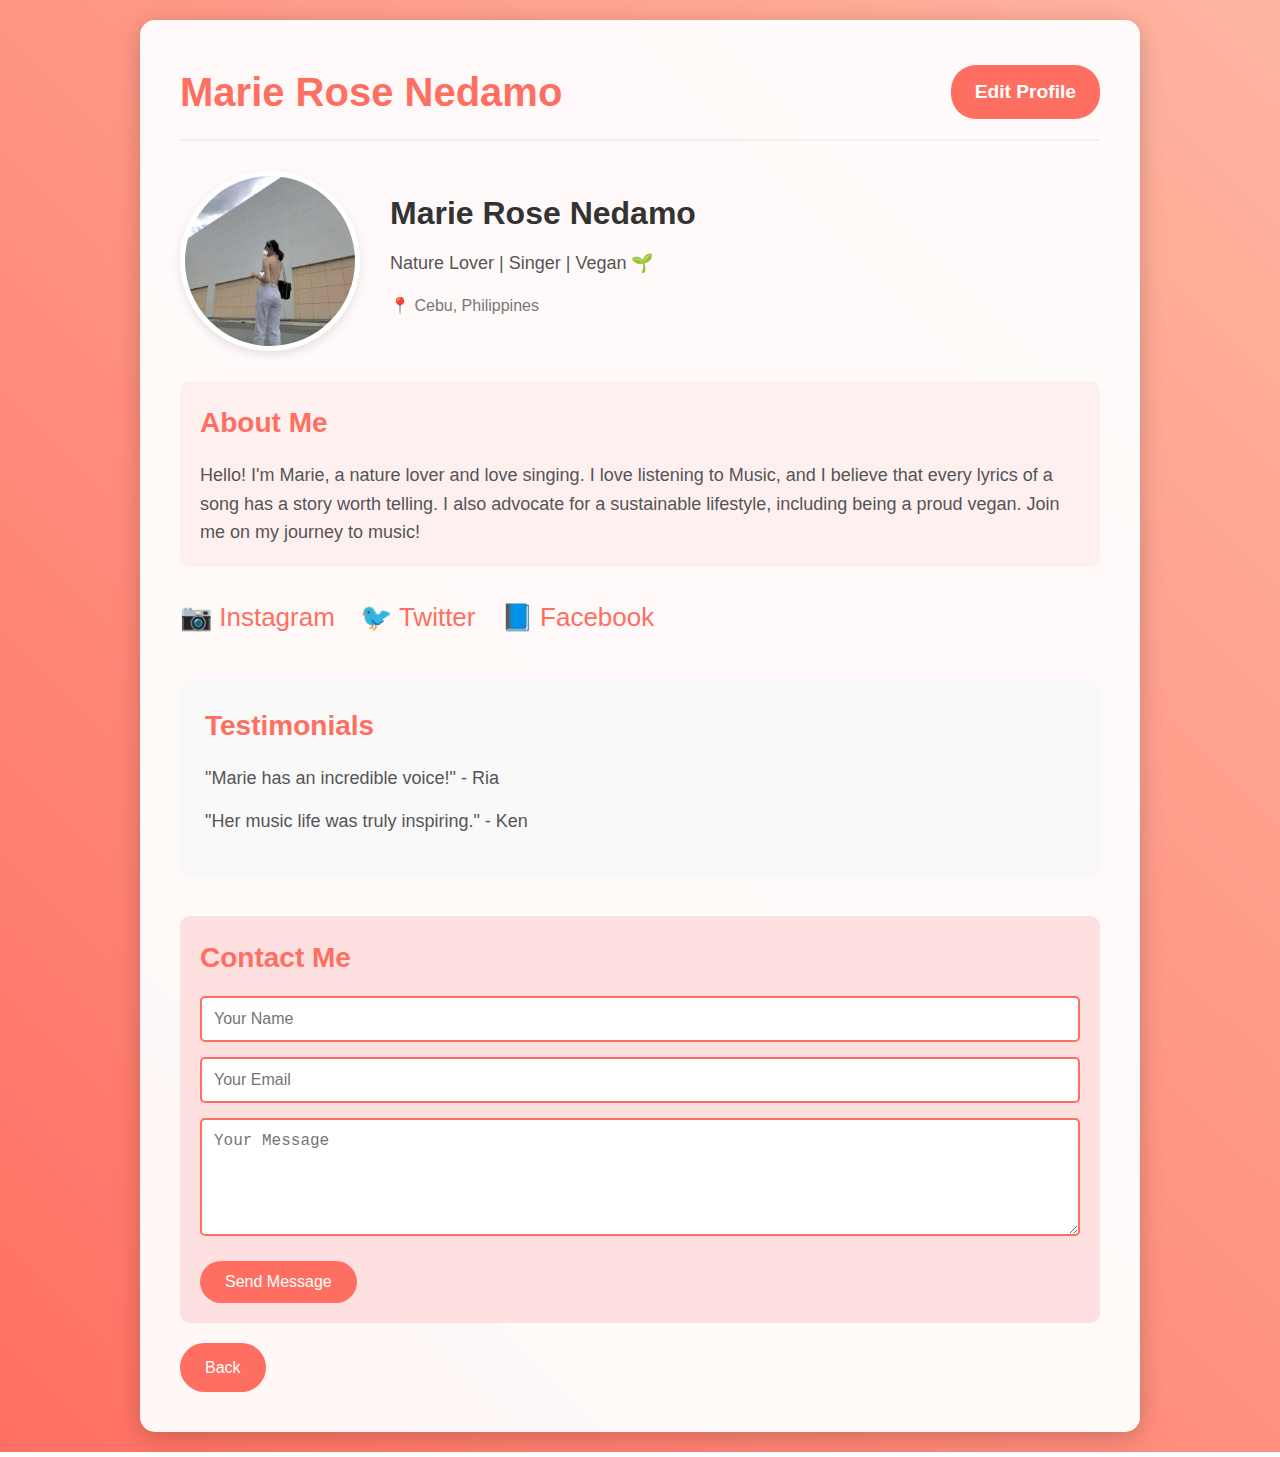
<file: profile.html>
<!DOCTYPE html>
<html lang="en">
<head>
    <meta charset="UTF-8">
    <meta name="viewport" content="width=device-width, initial-scale=1.0">
    <title>Marie Rose Nedamo - Profile</title>
    <!-- Favicon Link -->
  <link rel="icon" type="image/x-icon" href="./img/favicon2.jpg">
  <link rel="stylesheet" href="style.css">

  
</head>
<body class="profile">
    <div class="profile-container">
        <div class="header">
            <h1>Marie Rose Nedamo</h1>
            <h2 class="edit-btn">Edit Profile</h2>
        </div>
        <div class="profile-header">
            <img src="img/marie (1).jpg" alt="Profile Picture">
            <div class="info">
                <h2>Marie Rose Nedamo</h2>
                <p>Nature Lover | Singer | Vegan 🌱</p>
                <p class="location">📍 Cebu, Philippines</p>
            </div>
        </div>

        <div class="about-me">
            <h3>About Me</h3>
            <p>Hello! I'm Marie, a nature lover and love singing. I love listening to Music, and I believe that every lyrics of a song has a story worth telling. I also advocate for a sustainable lifestyle, including being a proud vegan. Join me on my journey to music!</p>
        </div>

        <div class="social-links">
            <a href="https://www.instagram.com/arie_rsee/" target="_blank">📷 Instagram</a>
            <a href="https://www.twitter.com" target="_blank">🐦 Twitter</a>
            <a href="https://www.facebook.com/aryaa.nedamo05/" target="_blank">📘 Facebook</a>
        </div>

        <div class="testimonials">
            <h3>Testimonials</h3>
            <div class="testimonial">"Marie has an incredible voice!" - Ria</div>
            <div class="testimonial">"Her music life was truly inspiring." - Ken</div>
        </div>

        <div class="contact-form">
            <h3>Contact Me</h3>
            <form>
                <input type="text" name="name" placeholder="Your Name" required>
                <input type="email" name="email" placeholder="Your Email" required>
                <textarea name="message" placeholder="Your Message" rows="5" required></textarea>
                <button type="submit">Send Message</button>
            </form>
        </div>

        <a href="index.html" class="follow-btn" >Back</a>
    </div>

</body>
</html>
</file>
<file: style.css>
/* Stle reset */
* {
    margin: 0;
    padding: 0;
    box-sizing: border-box;
    scroll-behavior: smooth;
  }
  
  @font-face {
    font-family: "Roboto";
    src: url(../assets/Roboto-Regular.ttf);
  }
  body {
    font-family: 'Segoe UI', Tahoma, Geneva, Verdana, sans-serif;
    font-size: 1.2rem;
    line-height: 1.6;
  }
  
  a {
    text-decoration: none;
  }
  img:hover, .full-name:hover, .user-name:hover {
    cursor: pointer;
  }
  
  ul {
    list-style: none;
  }
  
  /* Main Containers */
  .main-flex-container {
    max-width: 1350px;
    margin: auto;
    display: flex;
    flex-flow: row nowrap;
    justify-content: center;
  }
  .left-flex-container {
    flex: 1 0 22%;
    height: 100%;
    position: sticky;
    top: 0;
    background:#fff; 
    display: flex;
    flex-flow: column nowrap;
    justify-content: center;
    align-items: center;
    border-right: 1px solid rgb(230, 236, 240);
  }
  .center-flex-container {
   flex: 3 0 45%;
   background:#fff;
  }
  .right-flex-container {
    flex: 2 0 31%;
    height: 100%;
    width: 100%;
    position: sticky;
    top: 0;
    background:#fff;
    border-left: 1px solid rgb(230, 236, 240);
    display: flex;
    flex-flow: column nowrap;
    align-items: center;
  }
  
  /* Left Navigation */
  .logo i{
    color: #39e75f;
    font-size: 2rem;
    padding: 1rem;
  }
  .logo i:hover {
    border-radius: 50%;
    padding: 1rem;
  }
  
  .nav-links a {
    font-weight: 750;
    color: rgba(20, 23, 26, 0.93);
    padding: 10px 15px;
  }
  
  .current-page a { color: #39e75f}
  
  .nav-links a:hover {
    background: rgba(29, 161, 242, 0.1);
    color: #39e75f;
    padding: 10px 15px;
    border-radius: 25px;
  }
  .nav-items {
    margin: 1.2rem 2rem;
    white-space: nowrap;
  }
  .nav-links i {
    padding-right: 0.5rem;
  }
  .nav-links {
    margin-top: -1rem;
  }
  
  .tweet a {
    margin-top: 300px;
    display: block;
    width: 100%;
    color: #fff;
    background: #39e75f;
    font-size: 1rem;
    font-weight: 700;
    padding: 10px 5rem;
    border-radius: 25px;
  }
  
  .tweet a:hover {
    color: #fff;
    background: #39e75f;
  }
  
  .profile-box {
    display: flex;
    flex-flow: row nowrap;
    justify-content: center;
    align-items: center;
    margin-top: 20rem;
    align-self: center;
    padding: 0 0.6rem;
  }
  .profile-box:hover {
    background: rgba(29, 161, 242, 0.1);
    border-radius: 25px;
    cursor: pointer;
  }
  
  .profile-box img {
    display: block;
    width: 45px;
    height: 45px;
    margin: auto;
    border-radius: 100%;
    margin-right: 0.5rem;
  }
  
  .profile-box .full-name {
    font-weight: 600;
    font-size: 1.1rem;
  }
  
  .profile-box .options-icon {
    color: #39393a;
    margin-left: 1rem;
  }
  
  .user-name {
    color: #39393a;
    font-family: 'Gill Sans', 'Gill Sans MT', Calibri, 'Trebuchet MS', sans-serif;
    font-size: 1.1rem;
  }
  
  /* Main Container */
  .home {
    display: flex;
    justify-content: space-between;
    position: sticky;
    top: 0;
    background: #fff;
    border-bottom: 1px solid rgb(230, 236, 240);
    color: #39393a;
    padding: 0.5rem 1rem;
  }
  
  /* home panel */
  .home h1 {
    font-size: 1.2rem;
    font-weight: 800;
  }
  .home i {
    font-size: 1.4rem;
    color: #39e75f;
    background: #fff;
    padding: 0.5rem;
    border-radius: 50%
  }
  .home i:hover {
    background: rgba(29, 161, 242, 0.1);
    padding: 0.5rem;
    border-radius: 50%;
    cursor: pointer;
  }
  
  /* Create Tweet box */
  
  .form-group-2 {
    display: flex;
    flex-flow: row;
    justify-content: space-between;
    align-items: center;
    padding-bottom: 0.8rem;
  }
  
  .post-icons {
    padding-left: 4rem;
    color: #39e75f;
  }
  .post-icons i {
    padding-right: 10px;
    font-size: 1.4rem;
  }
  .post-icons i:hover {
    color: #39e75f;
    cursor: pointer;
  }
  
  
  
  /* comment */
  .tweets1 img {
    display: block;
    width: 100%;
  }
  .tweets1 .user-pics1 img {
    display: block;
    width: 25px;
    height: 25px;
    border-radius: 50%;
    margin: 0.5rem 1rem;
  }
  .tweets1 {
    display: flex;
    flex-flow: row;
    font-size: 15px;
    margin-left: 10px;
    width: 100%;
    line-height: 1.75rem;
    padding-top: 0.5rem;
    border-top: 2px solid rgb(230, 236, 240)
  }
  .tweets1:hover {
    background: rgb(245, 248, 250);
  }
  
  .user-content-box1 {
    display: flex;
    flex-flow: column nowrap;
    color: rgb(20, 23, 26);
  }
  
  .user-content-box1 .user-names1 {
    display: flex;
    flex-flow: row nowrap;
  }
  img:hover, .full-name:hover, .user-name:hover {
    cursor: pointer;
  }
  .time1 {
    color: rgb(101, 119, 134);
  }
  /* reply */
  
  .tweets2 img {
    display: block;
    width: 100%;
  }
  .tweets2 .user-pics2 img {
    display: block;
    width: 25px;
    height: 25px;
    border-radius: 50%;
    margin: 0.5rem 1rem;
  }
  
  
  .tweets2 {
    display: flex;
    flex-flow: row;
    font-size: 15px;
    margin-left: 50px;
    width: 100%;
    line-height: 1.75rem;
    padding-top: 0.5rem;
  
  }
  .tweets2:hover {
    background: rgb(245, 248, 250);
  }
  
  .user-content-box2 {
    display: flex;
    flex-flow: column nowrap;
    color: rgb(20, 23, 26);
  }
  
  .user-content-box2 .user-names2 {
    display: flex;
    flex-flow: row nowrap;
  }
  img:hover, .full-name2:hover, .user-name2:hover {
    cursor: pointer;
  }
  .time2 {
    color: rgb(101, 119, 134);
  }
  
  
  
  /* User Content */
  .tweets img {
    display: block;
    width: 100%;
  }
  .tweets .user-pics img {
    display: block;
    width: 50px;
    height: 50px;
    border-radius: 50%;
    margin: 0.5rem 1rem;
  }
  .tweets {
    display: flex;
    flex-flow: row;
    justify-content: center;
    font-size: 15px;
    width: 100%;
    line-height: 1.75rem;
    padding-top: 0.5rem;
    border-top: 20px solid rgb(230, 236, 240);
  
  }
  .tweets:hover {
    background: rgb(245, 248, 250);
  }
  .full-name:hover {
    text-decoration: underline;
  }
  .user-content img {
    border-radius: 20px;
  }
  .user-content {
    font-family: "Roboto";
    padding-right: 1rem;
    color: rgb(48, 52, 56);
    font-weight: 400;
    line-height: 1.5;
  }
  .user-content a {
    color: rgb(27, 149, 224);
  }
  
  .user-content-box {
    display: flex;
    flex-flow: column nowrap;
    color: rgb(20, 23, 26);
  }
  
  .user-content-box .user-names {
    display: flex;
    flex-flow: row nowrap;
  }
  .user-names .full-name {
    padding-right: 10px;
    font-size: 1rem;
    font-weight: 700;
    color: rgb(20, 23, 26);
  }
  .user-names .user-name {
    padding-right: 10px;
    font-size: 1.05rem;
    font-weight: 400;
    color: rgb(101, 119, 134);
  }
  .time {
    color: rgb(101, 119, 134);
  }
  .user-names i {
    padding-top: 0.6rem;
    margin-left: 50%;
    color: rgb(101, 119, 134);
  
  }
  .content-icons {
    display: flex;
    flex-flow: row nowrap;
    justify-content: space-between;
    align-items: flex-start;
    padding: 1rem 4rem 1rem 0;
  }
  .profile-link a{
    color: black;
  }
  .content-icons i.kana {
    color: red; 
  }
  
  .content-icons i {
    color: rgb(101, 119, 134); 
    font-size: 1rem;
  }
  
  .content-icons i:last-child {
    font-size: 14px;
  }
  
  .content-icons .blue:hover {
    color: rgba(29, 161, 242, 1.00);
  }
  
  .content-icons .green:hover {
    color: rgb(23, 191, 99);
  }
  
  .content-icons .red:hover {
    color: rgb(224, 36, 94);
  }
  
  .content-icons .blue:hover {
    color: rgba(29, 161, 242, 1.00);
  }
  
  .red {
    color: red;
  }
  
  /* Right Navbar */
  .search-box {
    border: none;
    border-radius: 25px;
    padding: 0.1rem 1rem;
    background: rgb(230, 236, 240);
    margin-top: 0.5rem;
    white-space: nowrap;
  }
  .search-box i {
    color: rgb(101, 119, 134);
    font-size: 0.9rem;
  }
  .search-box input {
    padding: 0.8rem 8rem 0.8rem 0.2rem;
    border-radius: 25px;
    outline: none;
    border: none;
    font-size: 0.9rem;
    background: rgb(230, 236, 240);
  }
  
  /* Trending Nav Items */
  .nav-list {
    display: flex;
    flex-flow: row nowrap;
    justify-content: space-between;
    padding: 0.5rem 1rem;
    border-bottom: 10px solid rgb(230, 236, 240);
    color: black;
  }
  .nav-list:hover {
    background: rgba(0, 0, 0, 0.03);
  }
  .nav-list a {
    color: black;
  }
  .nav-list:last-child {
    font-size: 1rem;
    border-bottom: none;
  }
  .trend-list {
    display: flex;
    flex-flow: column nowrap;
    
  }
  
  .trends {
    border-top: 50px solid #39e75f;
    background: rgb(245, 248, 250);
    display: flex;
    flex-flow: column nowrap;
    width: 80%;
    border-radius: 15px;
    margin-top: 1rem;
  }
  .trends .header {
    display: flex;
    flex-flow: row nowrap;
    justify-content: space-between;
    align-items: center;
    padding-bottom: 0.3rem;
    border-bottom: 1px solid rgb(230, 236, 240);
    padding: 0.5rem 1rem;
    border-bottom: 1px solid rgb(230, 236, 240);
  }
  
  .header h2 {
    font-size: 1.2rem;
    font-weight: 800;
  }
  
  .header i {
    color: #39e75f;
    background: rgb(245, 248, 250);
    padding: 0.5rem;
    border-radius: 50%
  }
  .header i:hover {
    background: rgba(29, 161, 242, 0.1);
    padding: 0.5rem;
    border-radius: 50%;
    cursor: pointer;
  }
  
  
  
  .nav-list .trend-icon {
    font-size: 13px;
    color:  rgb(101, 119, 134);
  }
  
  .right-footer {
    display: flex;
    flex-direction: column;
    width: 80%;
  }
  
  .footer-links {
    display: flex;
    flex-direction: row;
    justify-content: space-around;
    align-items: flex-start;
    margin-top: 0.5rem;
  }
  .footer-links a:hover {
    text-decoration: underline;
  }
  .footer-links i {
      padding: 0.4rem;
      border-radius: 50%;
  }
  .footer-links i:hover {
      background: rgb(245, 248, 250);
      padding: 0.4rem;
      border-radius: 50%;
      cursor: pointer;
  }
  
  .footer-copyright {
    align-self: flex-start;
  }
  
  
  
  
  
  .full-name h1:hover {
    text-decoration: underline;
  }
  .user-name  {
    font-size: 17px;
    color: rgb(101, 119, 134);
  }
  .follow-header {
    display: flex;
    justify-content: space-between;
    padding: 0.5rem 1rem;
    border-bottom: 1px solid rgb(230, 236, 240);
    border-top: 10px solid rgb(230, 236, 240);
  }
  
  .follow-header i {
    font-size: 13px;
    align-self: center;
    cursor: pointer;
  }
  .user-profile img {
    display: inline-block;
    margin-right: 5px;
    width: 50px;
    height: 50px;
    border-radius: 50%;
    align-self: center; 
  }
  
  
  .user-profile {
    display: flex;
    flex-flow: row nowrap;
  }
  .user-profile-content {
    width: 100%;
    padding-bottom: 0.3rem;
  }
  
  
  .pagnation {
    margin: 1rem 0;
    text-align: center;
  }
  .pagnation a {
    color: #fff;
    background: #39e75f;
    padding: 0.3rem 1rem;
    border-radius: 25px;
    font-size: 1rem;
  }
  .pagnation a:hover {
    background: #39e75f;
  }
  
  .profile {
    margin: 0;
    padding: 0;
    box-sizing: border-box;
    font-family: 'Segoe UI', Tahoma, Geneva, Verdana, sans-serif;
    background: linear-gradient(45deg, #ff6f61, #ffb6a1);
    background-size: cover;
    color: #fff;
    display: flex;
    justify-content: center;
    align-items: center;
    min-height: 100vh;
    padding: 20px;
    font-family: 'Arial', sans-serif;
}

/* Profile container background and style */
.profile-container {
    width: 100%;
    max-width: 1000px;
    background: rgba(255, 255, 255, 0.95); /* Slight transparency for the container */
    border-radius: 15px;
    box-shadow: 0 5px 25px rgba(0, 0, 0, 0.2);
    padding: 40px;
    transition: transform 0.3s ease;
    animation: fadeIn 1s ease-in-out;
}

.profile-container:hover {
    transform: scale(1.05);
}

@keyframes fadeIn {
    0% { opacity: 0; }
    100% { opacity: 1; }
}

/* Header Styling */
.header {
    display: flex;
    justify-content: space-between;
    align-items: center;
    margin-bottom: 30px;
    border-bottom: 2px solid #eee;
    padding-bottom: 15px;
}

.header h1 {
    color: #ff6f61;
    font-size: 40px;
    font-weight: 700;
}

.edit-btn {
    padding: 12px 24px;
    background-color: #ff6f61;
    color: white;
    border: none;
    border-radius: 25px;
    font-size: 16px;
    transition: background-color 0.3s ease;
}

.edit-btn:hover {
    background-color: #d14c3f;
}

/* Profile Header */
.profile-header {
    display: flex;
    align-items: center;
    margin-bottom: 30px;
}

.profile-header img {
    width: 180px;
    height: 180px;
    border-radius: 50%;
    object-fit: cover;
    border: 5px solid #fff;
    box-shadow: 0 4px 10px rgba(0, 0, 0, 0.1);
    margin-right: 30px;
    transition: transform 0.3s ease;
}

.profile-header img:hover {
    transform: scale(1.05);
}

.profile-header .info {
    color: #333;
}

.profile-header .info h2 {
    font-size: 32px;
    font-weight: 700;
    margin-bottom: 10px;
    color: #333;
}

.profile-header .info p {
    font-size: 18px;
    color: #555;
    margin-bottom: 15px;
}

.profile-header .info .location,
.profile-header .info .website {
    font-size: 16px;
    color: #777;
}

/* About Me Section */
.about-me {
    background-color: #fff0f0;
    padding: 20px;
    border-radius: 10px;
    margin-bottom: 30px;
}

.about-me h3 {
    color: #ff6f61;
    font-size: 28px;
    font-weight: 600;
    margin-bottom: 15px;
}

.about-me p {
    color: #555;
    font-size: 18px;
}

/* Social Links Styling */
.social-links {
    margin-top: 20px;
}

.social-links a {
    margin-right: 20px;
    color: #ff6f61;
    font-size: 26px;
    text-decoration: none;
    transition: color 0.3s ease;
}

.social-links a:hover {
    color: #d14c3f;
}

/* Testimonials Section */
.testimonials {
    background-color: #f9f9f9;
    padding: 25px;
    border-radius: 10px;
    margin-top: 40px;
}

.testimonials h3 {
    color: #ff6f61;
    font-size: 28px;
    font-weight: 600;
    margin-bottom: 15px;
}

.testimonial {
    margin-bottom: 15px;
    font-size: 18px;
    color: #555;
}

/* Contact Form Section */
.contact-form {
    background-color: #ffe0e0;
    padding: 20px;
    border-radius: 10px;
    margin-top: 40px;
}

.contact-form h3 {
    color: #ff6f61;
    font-size: 28px;
    margin-bottom: 15px;
}

.contact-form input,
.contact-form textarea {
    width: 100%;
    padding: 12px;
    margin-bottom: 15px;
    border: 2px solid #ff6f61;
    border-radius: 5px;
    font-size: 16px;
}

.contact-form button {
    padding: 12px 25px;
    background-color: #ff6f61;
    color: white;
    font-size: 16px;
    border: none;
    border-radius: 25px;
    cursor: pointer;
    transition: background-color 0.3s ease;
}

.contact-form button:hover {
    background-color: #d14c3f;
}

/* Follow Button Styling */
.follow-btn {
    display: inline-block;
    margin-top: 20px;
    padding: 12px 25px;
    background-color: #ff6f61;
    color: white;
    font-size: 16px;
    border: none;
    border-radius: 25px;
    cursor: pointer;
    transition: background-color 0.3s ease;
}

.follow-btn:hover {
    background-color: #d14c3f;
}

/* Mobile responsiveness */
@media (max-width: 768px) {
    .profile-container {
        padding: 20px;
    }

    .header {
        flex-direction: column;
        align-items: center;
    }

    .profile-header {
        flex-direction: column;
        align-items: center;
        text-align: center;
    }

    .profile-header img {
        margin-bottom: 15px;
    }

    .social-links {
        margin-top: 10px;
    }

    .gallery img {
        width: 48%;
        margin-right: 4%;
    }

    .contact-form {
        padding: 15px;
    }
}
</file>
